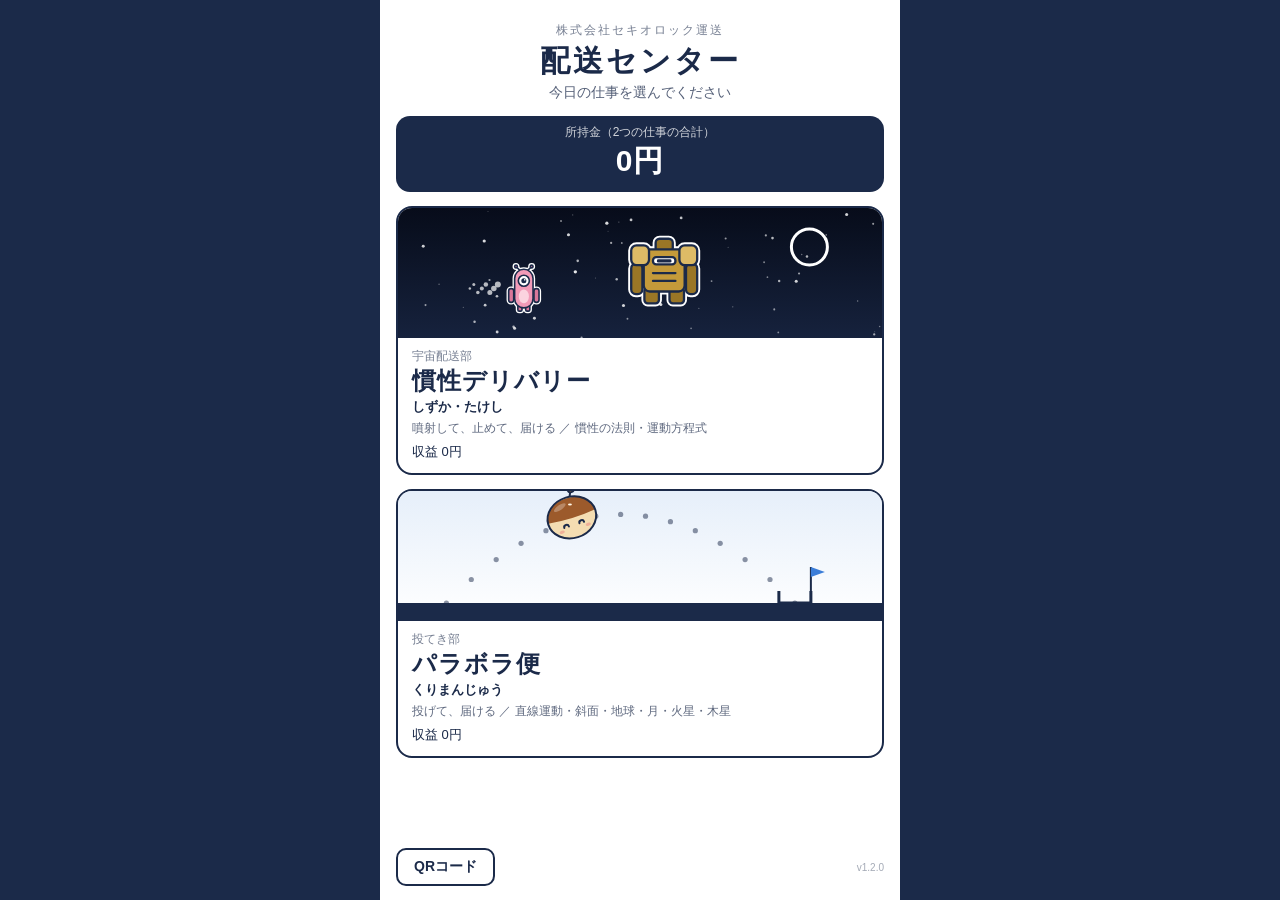
<file: index.html>
<!DOCTYPE html>
<html lang="ja">
<head>
<meta charset="utf-8">
<meta name="viewport" content="width=device-width, initial-scale=1, maximum-scale=1, user-scalable=no, viewport-fit=cover">
<meta name="theme-color" content="#1B2A49">
<title>セキオロック運送 配送センター</title>
<link rel="stylesheet" href="home.css?v=1.0.0">
</head>
<body>
<!-- ホーム画面：ここから慣性デリバリーとパラボラ便を選ぶ -->
<div id="frame">
  <main id="home">
    <header>
      <div id="company">株式会社セキオロック運送</div>
      <h1>配送センター</h1>
      <p id="lead">今日の仕事を選んでください</p>
    </header>

    <div id="total">
      <span id="total-label">所持金（2つの仕事の合計）</span>
      <span id="total-amount"></span>
    </div>

    <a class="job" id="job-inertia" href="inertia/">
      <canvas class="art" id="art-inertia"></canvas>
      <div class="info">
        <div class="dept">宇宙配送部</div>
        <div class="name">慣性デリバリー</div>
        <div class="crew">しずか・たけし</div>
        <div class="topic">噴射して、止めて、届ける ／ 慣性の法則・運動方程式</div>
        <div class="wallet" id="wallet-inertia"></div>
      </div>
    </a>

    <a class="job" id="job-parabola" href="parabola/">
      <canvas class="art" id="art-parabola"></canvas>
      <div class="info">
        <div class="dept">投てき部</div>
        <div class="name">パラボラ便</div>
        <div class="crew">くりまんじゅう</div>
        <div class="topic">投げて、届ける ／ 直線運動・斜面・地球・月・火星・木星</div>
        <div class="wallet" id="wallet-parabola"></div>
      </div>
    </a>

    <footer>
      <button id="btn-qr" type="button">QRコード</button>
      <span id="version">v1.2.0</span>
    </footer>
  </main>

  <!-- QRコード（URLの最後に ?qr=1 を付けると最初に開く） -->
  <section id="qr" hidden>
    <div id="qr-name">配送センター</div>
    <div id="qr-title">スマホのカメラで読み取ってください</div>
    <img id="qr-img" src="home-qr.svg?v=1.0.0" alt="QR">
    <div id="qr-url">https://sekiorock.github.io/inertia-delivery/</div>
    <button id="btn-qr-back" type="button">ホームへ</button>
  </section>
</div>

<!-- キャラクターの絵は、それぞれのゲームの描画プログラムを借りて描く -->
<script src="inertia/src/config.js?v=0.6.2"></script>
<script src="inertia/src/render.js?v=0.6.2"></script>
<script src="parabola/src/render.js?v=0.6.0"></script>
<script src="home.js?v=1.0.0"></script>
</body>
</html>
</file>
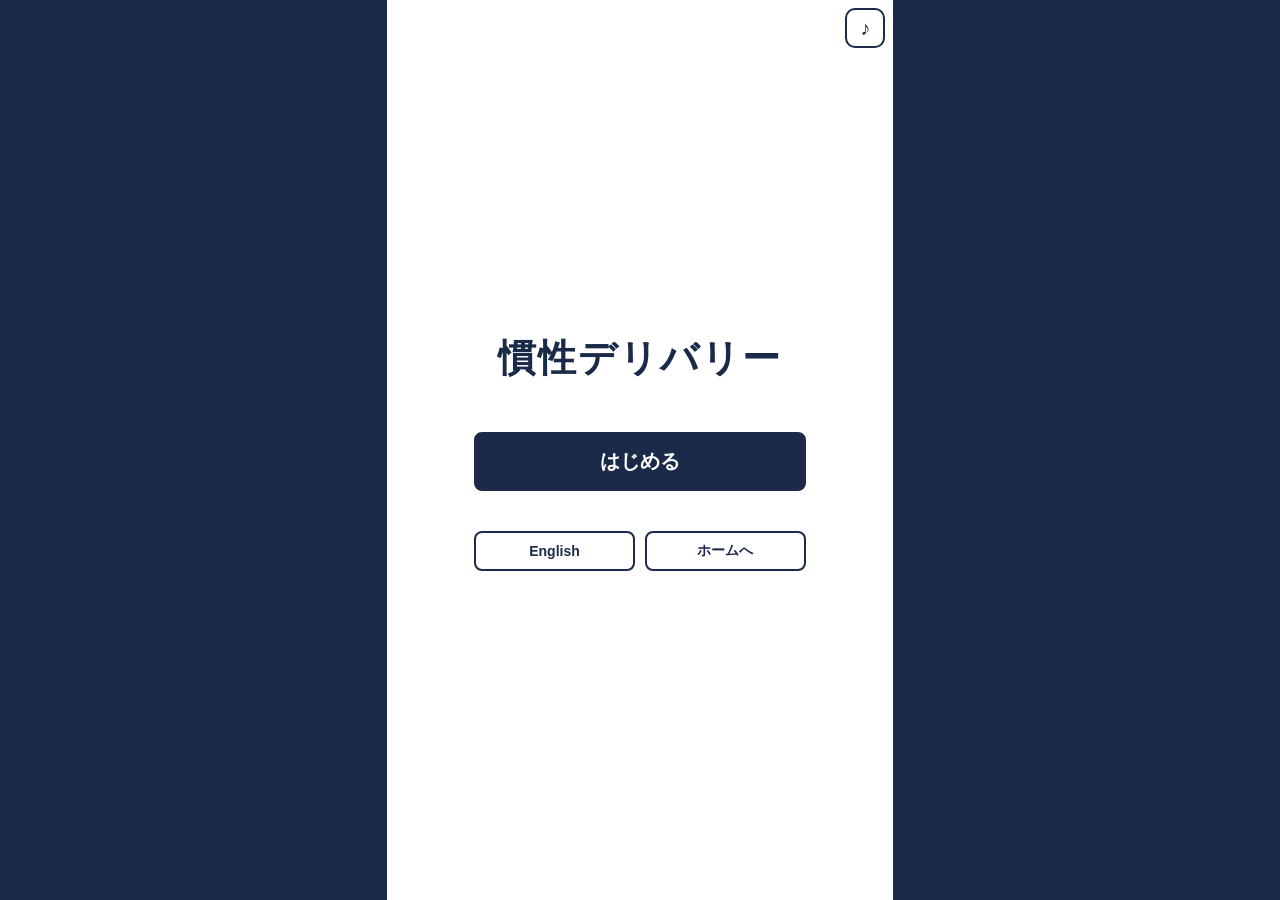
<file: inertia/index.html>
<!DOCTYPE html>
<html lang="ja">
<head>
<meta charset="utf-8">
<meta name="viewport" content="width=device-width, initial-scale=1, maximum-scale=1, user-scalable=no, viewport-fit=cover">
<meta name="theme-color" content="#1B2A49">
<title>慣性デリバリー</title>
<link rel="stylesheet" href="style.css?v=0.6.2">
</head>
<body>
<div id="frame">
  <canvas id="game"></canvas>

  <div id="hud">
    <div class="hud-item"><span class="hud-label" id="lbl-speed"></span><span class="hud-value" id="val-speed"></span></div>
    <div class="hud-item"><span class="hud-label" id="lbl-accel"></span><span class="hud-value" id="val-accel"></span></div>
    <div class="hud-item"><span class="hud-label" id="lbl-thrust"></span><span class="hud-value" id="val-thrust"></span></div>
    <div class="hud-item"><span class="hud-label" id="lbl-time"></span><span class="hud-value" id="val-time"></span></div>
    <div class="hud-item"><span class="hud-label" id="lbl-fuel"></span><span class="hud-value" id="val-fuel"></span></div>
    <div class="hud-item"><span class="hud-label" id="lbl-cost"></span><span class="hud-value" id="val-cost"></span></div>
    <div id="remain"></div>
  </div>
  <button id="btn-pause" type="button" aria-label="一時停止">II</button>
  <div id="version"></div>
  <button id="btn-sound" type="button">♪</button>

  <!-- タイトル -->
  <div id="title" class="screen" hidden>
    <div id="title-name"></div>
    <button id="btn-begin" class="btn primary" type="button"></button>
    <div id="title-sub">
      <button id="btn-lang" class="btn" type="button"></button>
      <button id="btn-qr" class="btn" type="button"></button>
    </div>
  </div>

  <!-- QRコード（URLの最後に ?qr=1 を付けると最初に開く） -->
  <div id="qr" class="screen" hidden>
    <div id="qr-name"></div>
    <div id="qr-title"></div>
    <img id="qr-img" src="src/qr.svg?v=0.6.2" alt="QR">
    <div id="qr-url"></div>
    <button id="btn-qr-back" class="btn primary" type="button"></button>
  </div>

  <!-- 機体選択 -->
  <div id="select" class="screen" hidden>
    <div id="select-title" class="heading"></div>
    <div id="select-cards"></div>
    <div id="select-note"></div>
  </div>

  <!-- ステージ選択 -->
  <div id="stages" class="screen" hidden>
    <div id="stages-title" class="heading"></div>
    <div id="stages-wallet"></div>
    <div id="stages-list"></div>
    <button id="btn-stages-back" class="btn" type="button"></button>
  </div>

  <!-- 依頼（冒頭のフック） -->
  <div id="brief" class="screen" hidden>
    <div id="brief-label"></div>
    <div id="brief-name"></div>
    <div id="brief-hook"></div>
    <div id="brief-info">
      <div class="row"><span id="brief-base-l"></span><span class="num" id="brief-base"></span></div>
      <div class="row"><span id="brief-time-l"></span><span class="num" id="brief-time"></span></div>
    </div>
    <button id="btn-depart" class="btn primary" type="button"></button>
    <button id="btn-brief-back" class="btn" type="button"></button>
  </div>

  <!-- 結果（給料と燃料代の天引き） -->
  <div id="result" class="screen" hidden>
    <div id="result-title"></div>
    <div id="result-rows">
      <div class="row" id="row-base"><span></span><span class="num"></span></div>
      <div class="row" id="row-precision"><span></span><span class="num"></span></div>
      <div class="row" id="row-speed"><span></span><span class="num"></span></div>
    </div>
    <div id="pay-box">
      <div id="pay-label"></div>
      <div id="pay-amount"></div>
    </div>
    <div id="slip"><span id="slip-label"></span><span class="num" id="slip-amount"></span></div>
    <div id="stars"></div>
    <div id="wallet"></div>
    <div id="result-buttons">
      <button id="btn-next" class="btn primary" type="button"></button>
      <button id="btn-again" class="btn" type="button"></button>
      <button id="btn-to-stages" class="btn" type="button"></button>
    </div>
    <div id="skip-hint"></div>
  </div>

  <!-- 一時停止・失敗 -->
  <div id="overlay" hidden>
    <div id="overlay-box">
      <div id="overlay-title"></div>
      <div id="overlay-body"></div>
      <div id="overlay-buttons"></div>
    </div>
  </div>
</div>

<script src="src/config.js?v=0.6.2"></script>
<script src="src/texts.js?v=0.6.2"></script>
<script src="src/stages.js?v=0.6.2"></script>
<script src="src/physics.js?v=0.6.2"></script>
<script src="src/input.js?v=0.6.2"></script>
<script src="src/render.js?v=0.6.2"></script>
<script src="src/audio.js?v=0.6.2"></script>
<script src="src/main.js?v=0.6.2"></script>
</body>
</html>
</file>
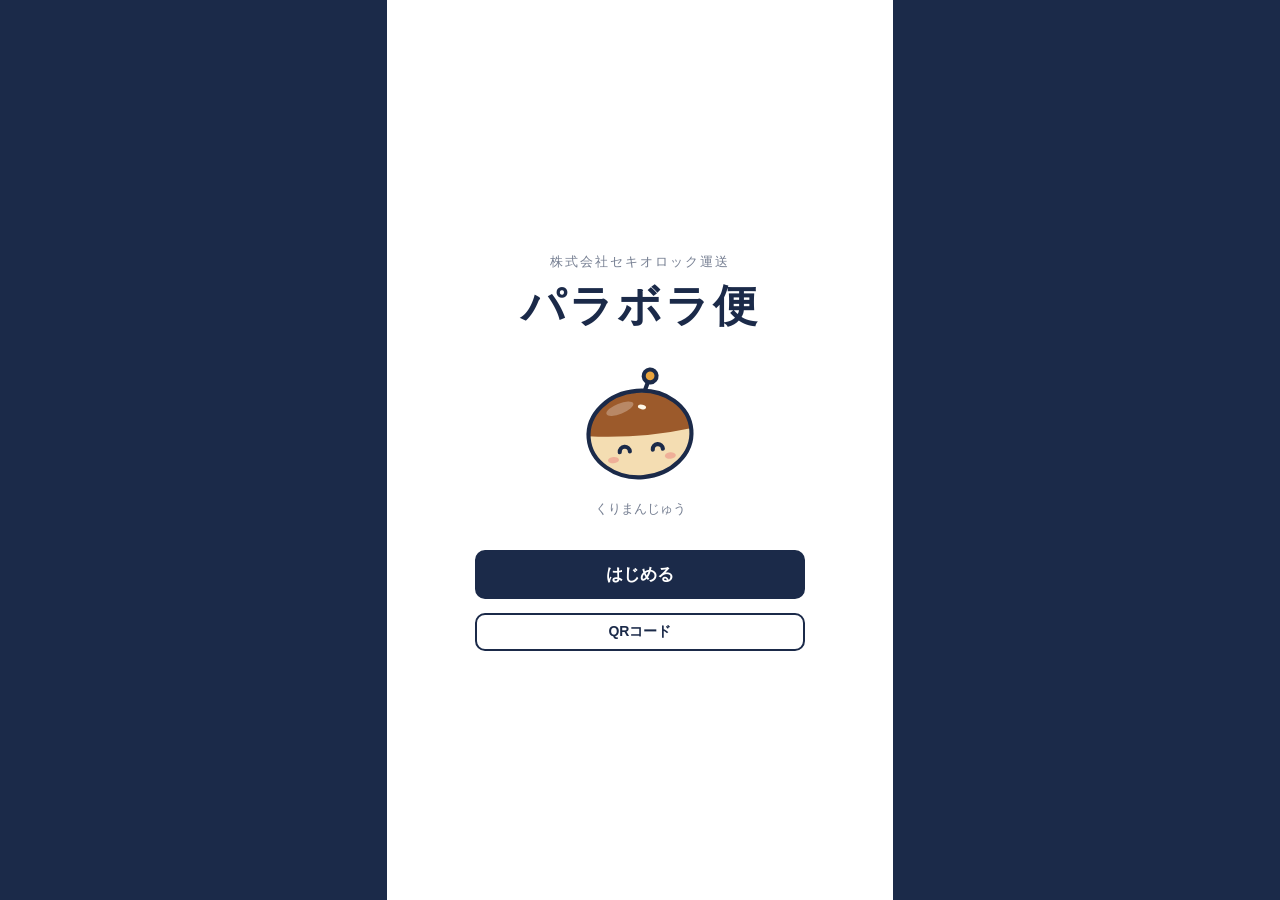
<file: parabola 2/index.html>
<!DOCTYPE html>
<html lang="ja">
<head>
<meta charset="utf-8">
<meta name="viewport" content="width=device-width, initial-scale=1, maximum-scale=1, user-scalable=no, viewport-fit=cover">
<meta name="theme-color" content="#1B2A49">
<title>パラボラ便</title>
<link rel="stylesheet" href="style.css?v=0.2.0">
</head>
<body>
<div id="frame">
  <canvas id="game"></canvas>

  <!-- 上部の数値 -->
  <div id="hud">
    <div class="hud-item"><span class="hud-label" id="lbl-time"></span><span class="hud-value" id="val-time"></span></div>
    <div class="hud-item"><span class="hud-label" id="lbl-x"></span><span class="hud-value" id="val-x"></span></div>
    <div class="hud-item"><span class="hud-label" id="lbl-y"></span><span class="hud-value" id="val-y"></span></div>
    <div class="hud-item"><span class="hud-label" id="lbl-v"></span><span class="hud-value" id="val-v"></span></div>
    <div id="world-chip"></div>
  </div>

  <!-- 操作エリアのボタン -->
  <div id="panel">
    <div id="readout">
      <button id="btn-sound" class="icon" type="button">♪</button>
      <div id="aim-values"><span class="sym">v₀</span><b id="aim-v"></b><span class="unit">m/s</span><span class="sym">θ</span><b id="aim-t"></b><span class="unit">°</span></div>
      <div class="icons-right"><button id="btn-shadow" class="icon" type="button"></button><button id="btn-pause" class="icon" type="button">II</button></div>
    </div>
    <div id="buttons">
      <div class="nudge"><span>θ</span><button id="t-minus" type="button">−</button><button id="t-plus" type="button">＋</button></div>
      <div class="nudge"><span>v₀</span><button id="v-minus" type="button">−</button><button id="v-plus" type="button">＋</button></div>
      <button id="btn-throw" type="button"></button>
    </div>
    <div id="version"></div>
  </div>

  <!-- 途中停止クイズ（操作エリアの上に重ねる） -->
  <div id="quiz" hidden>
    <div id="quiz-head"><b id="quiz-title"></b><span id="quiz-q"></span></div>
    <div id="quiz-grid"></div>
    <div id="quiz-feedback"><b id="quiz-result"></b><span id="quiz-explain"></span></div>
    <button id="quiz-go" class="btn primary" type="button"></button>
  </div>

  <!-- タイトル -->
  <div id="title" class="screen" hidden>
    <div id="title-company"></div>
    <div id="title-name"></div>
    <canvas id="title-kuri" width="160" height="160"></canvas>
    <div id="title-mascot"></div>
    <button id="btn-begin" class="btn primary" type="button"></button>
    <button id="btn-qr" class="btn small" type="button"></button>
  </div>

  <!-- QRコード（URLの最後に ?qr=1 を付けると最初に開く） -->
  <div id="qr" class="screen" hidden>
    <div id="qr-name"></div>
    <div id="qr-title"></div>
    <img id="qr-img" src="src/qr.svg?v=0.2.0" alt="QR">
    <div id="qr-url"></div>
    <button id="btn-qr-back" class="btn primary" type="button"></button>
  </div>

  <!-- ステージ選択 -->
  <div id="stages" class="screen" hidden>
    <div id="stages-title" class="heading"></div>
    <div id="stages-wallet"></div>
    <div id="stages-list"></div>
  </div>

  <!-- 依頼 -->
  <div id="brief" class="screen" hidden>
    <div id="brief-label"></div>
    <div id="brief-name"></div>
    <div id="brief-mode"></div>
    <div id="brief-hook"></div>
    <div id="brief-info">
      <div class="row"><span id="brief-g-l"></span><span class="num" id="brief-g"></span></div>
      <div class="row"><span id="brief-base-l"></span><span class="num" id="brief-base"></span></div>
    </div>
    <div id="brief-desc"></div>
    <button id="btn-depart" class="btn primary" type="button"></button>
    <button id="btn-brief-back" class="btn" type="button"></button>
  </div>

  <!-- 結果 -->
  <div id="result" class="screen" hidden>
    <div id="result-title"></div>
    <div id="result-data"></div>
    <div id="result-rows">
      <div class="row" id="row-base"><span></span><span class="num"></span></div>
      <div class="row" id="row-precision"><span></span><span class="num"></span></div>
      <div class="row" id="row-predict"><span></span><span class="num"></span></div>
      <div class="row" id="row-quiz"><span></span><span class="num"></span></div>
    </div>
    <div id="pay-box"><div id="pay-label"></div><div id="pay-amount"></div></div>
    <div id="slip"><span id="slip-label"></span><span class="num" id="slip-amount"></span></div>
    <div id="stars"></div>
    <div id="wallet"></div>
    <div id="result-buttons">
      <button id="btn-next" class="btn primary" type="button"></button>
      <button id="btn-again" class="btn" type="button"></button>
      <button id="btn-to-stages" class="btn" type="button"></button>
    </div>
    <div id="skip-hint"></div>
  </div>

  <!-- 一時停止・失敗 -->
  <div id="overlay" hidden>
    <div id="overlay-box">
      <div id="overlay-title"></div>
      <div id="overlay-body"></div>
      <div id="overlay-buttons"></div>
    </div>
  </div>
</div>

<script src="src/config.js?v=0.2.0"></script>
<script src="src/texts.js?v=0.2.0"></script>
<script src="src/stages.js?v=0.2.0"></script>
<script src="src/physics.js?v=0.2.0"></script>
<script src="src/input.js?v=0.2.0"></script>
<script src="src/render.js?v=0.2.0"></script>
<script src="src/audio.js?v=0.2.0"></script>
<script src="src/main.js?v=0.2.0"></script>
</body>
</html>
</file>
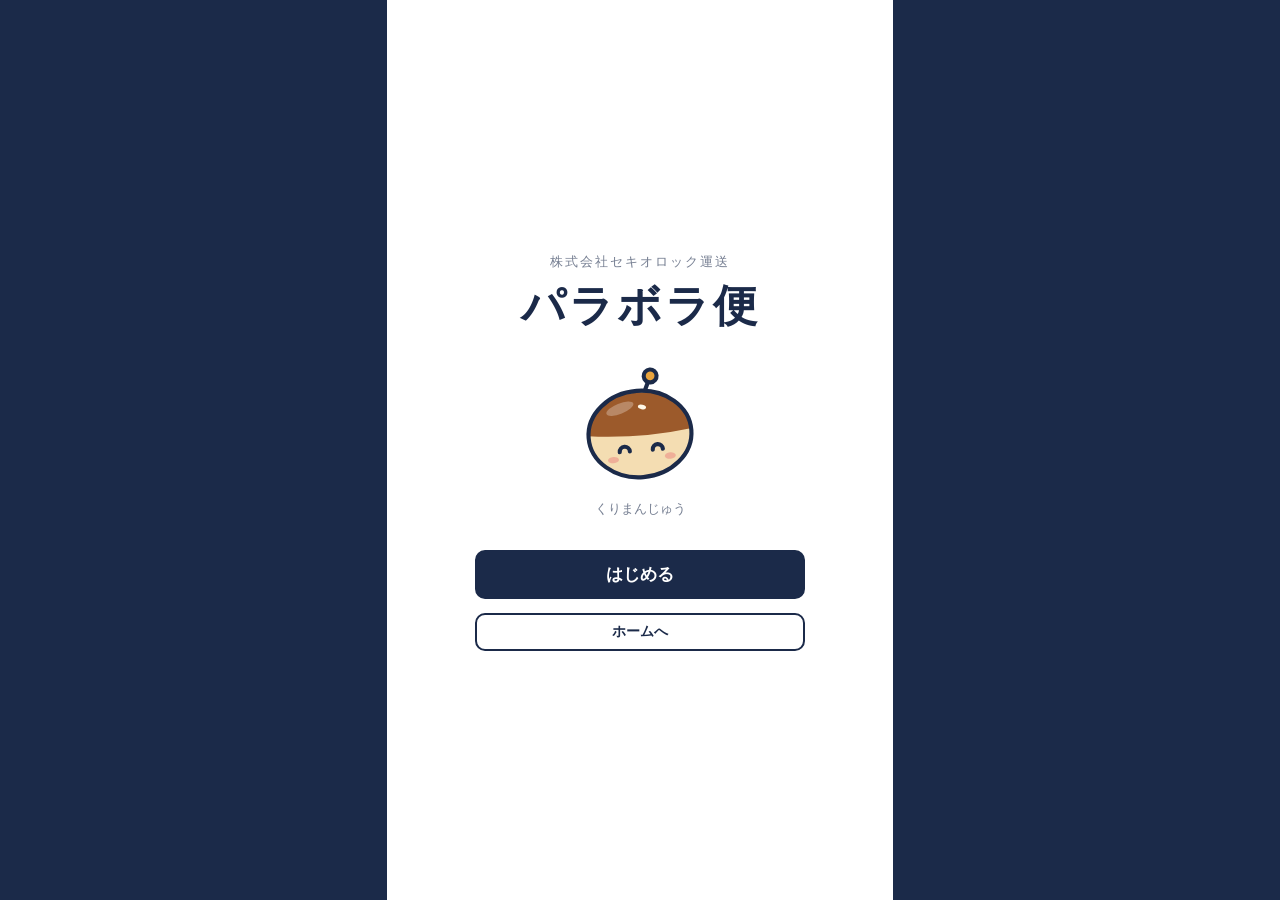
<file: parabola/index.html>
<!DOCTYPE html>
<html lang="ja">
<head>
<meta charset="utf-8">
<meta name="viewport" content="width=device-width, initial-scale=1, maximum-scale=1, user-scalable=no, viewport-fit=cover">
<meta name="theme-color" content="#1B2A49">
<title>パラボラ便</title>
<link rel="stylesheet" href="style.css?v=0.6.0">
</head>
<body>
<div id="frame">
  <canvas id="game"></canvas>

  <!-- 上部の数値 -->
  <div id="hud">
    <div class="hud-item"><span class="hud-label" id="lbl-time"></span><span class="hud-value" id="val-time"></span></div>
    <div class="hud-item"><span class="hud-label" id="lbl-x"></span><span class="hud-value" id="val-x"></span></div>
    <div class="hud-item"><span class="hud-label" id="lbl-y"></span><span class="hud-value" id="val-y"></span></div>
    <div class="hud-item"><span class="hud-label" id="lbl-v"></span><span class="hud-value" id="val-v"></span></div>
    <div id="world-chip"></div>
  </div>

  <!-- 操作エリアのボタン -->
  <div id="panel">
    <div id="readout">
      <button id="btn-sound" class="icon" type="button">♪</button>
      <div id="aim-values"><span class="sym">v₀</span><b id="aim-v"></b><span class="unit">m/s</span><span class="sym">θ</span><b id="aim-t"></b><span class="unit">°</span></div>
      <div class="icons-right"><button id="btn-shadow" class="icon" type="button"></button><button id="btn-pause" class="icon" type="button">II</button></div>
    </div>
    <div id="buttons">
      <div class="nudge"><span>θ</span><button id="t-minus" type="button">−</button><button id="t-plus" type="button">＋</button></div>
      <div class="nudge"><span>v₀</span><button id="v-minus" type="button">−</button><button id="v-plus" type="button">＋</button></div>
      <button id="btn-throw" type="button"></button>
    </div>
    <div id="rail-bar"><button id="btn-clear" type="button"></button><button id="btn-go" type="button"></button></div>
    <div id="version"></div>
  </div>

  <!-- 途中停止クイズ（操作エリアの上に重ねる） -->
  <div id="quiz" hidden>
    <div id="quiz-head"><b id="quiz-title"></b><span id="quiz-q"></span></div>
    <div id="quiz-grid"></div>
    <div id="quiz-feedback"><b id="quiz-result"></b><span id="quiz-explain"></span></div>
    <button id="quiz-go" class="btn primary" type="button"></button>
  </div>

  <!-- 数値を入力するシート（見積もり・設計） -->
  <div id="sheet" hidden>
    <div id="sheet-head"><b id="sheet-title"></b><span id="sheet-sub"></span></div>
    <div id="sheet-fields"></div>
    <div id="sheet-msg"></div>
    <div id="sheet-buttons"><button id="sheet-back" class="btn" type="button"></button><button id="sheet-throw" class="btn primary" type="button"></button></div>
  </div>

  <!-- タイトル -->
  <div id="title" class="screen" hidden>
    <div id="title-company"></div>
    <div id="title-name"></div>
    <canvas id="title-kuri" width="160" height="160"></canvas>
    <div id="title-mascot"></div>
    <button id="btn-begin" class="btn primary" type="button"></button>
    <button id="btn-qr" class="btn small" type="button"></button>
  </div>

  <!-- QRコード（URLの最後に ?qr=1 を付けると最初に開く） -->
  <div id="qr" class="screen" hidden>
    <div id="qr-name"></div>
    <div id="qr-title"></div>
    <img id="qr-img" src="src/qr.svg?v=0.6.0" alt="QR">
    <div id="qr-url"></div>
    <button id="btn-qr-back" class="btn primary" type="button"></button>
  </div>

  <!-- ステージ選択 -->
  <div id="stages" class="screen" hidden>
    <div id="stages-title" class="heading"></div>
    <div id="stages-wallet"></div>
    <div id="stages-list"></div>
  </div>

  <!-- 依頼 -->
  <div id="brief" class="screen" hidden>
    <div id="brief-label"></div>
    <div id="brief-name"></div>
    <div id="brief-mode"></div>
    <div id="brief-hook"></div>
    <div id="brief-info">
      <div class="row"><span id="brief-g-l"></span><span class="num" id="brief-g"></span></div>
      <div class="row"><span id="brief-base-l"></span><span class="num" id="brief-base"></span></div>
    </div>
    <div id="brief-desc"></div>
    <button id="btn-depart" class="btn primary" type="button"></button>
    <button id="btn-brief-back" class="btn" type="button"></button>
  </div>

  <!-- 結果 -->
  <div id="result" class="screen" hidden>
    <div id="result-title"></div>
    <div id="result-data"></div>
    <div id="result-rows">
      <div class="row" id="row-base"><span></span><span class="num"></span></div>
      <div class="row" id="row-precision"><span></span><span class="num"></span></div>
      <div class="row" id="row-speed"><span></span><span class="num"></span></div>
      <div class="row" id="row-predict"><span></span><span class="num"></span></div>
      <div class="row" id="row-quiz"><span></span><span class="num"></span></div>
      <div class="row" id="row-estimate"><span></span><span class="num"></span></div>
      <div class="row" id="row-design"><span></span><span class="num"></span></div>
      <div class="row" id="row-eff"><span></span><span class="num"></span></div>
    </div>
    <div id="pay-box"><div id="pay-label"></div><div id="pay-amount"></div></div>
    <div id="slip"><span id="slip-label"></span><span class="num" id="slip-amount"></span></div>
    <div id="stars"></div>
    <div id="wallet"></div>
    <div id="result-buttons">
      <button id="btn-next" class="btn primary" type="button"></button>
      <button id="btn-again" class="btn" type="button"></button>
      <button id="btn-to-stages" class="btn" type="button"></button>
    </div>
    <div id="skip-hint"></div>
  </div>

  <!-- 一時停止・失敗 -->
  <div id="overlay" hidden>
    <div id="overlay-box">
      <div id="overlay-title"></div>
      <div id="overlay-body"></div>
      <div id="overlay-buttons"></div>
    </div>
  </div>
</div>

<script src="src/config.js?v=0.6.0"></script>
<script src="src/texts.js?v=0.6.0"></script>
<script src="src/stages.js?v=0.6.0"></script>
<script src="src/physics.js?v=0.6.0"></script>
<script src="src/line.js?v=0.6.0"></script>
<script src="src/input.js?v=0.6.0"></script>
<script src="src/render.js?v=0.6.0"></script>
<script src="src/audio.js?v=0.6.0"></script>
<script src="src/main.js?v=0.6.0"></script>
</body>
</html>
</file>
<file: home.css>
/* ホーム画面：白とネイビー */
:root { --navy: #1B2A49; --white: #FFFFFF; --line: rgba(27, 42, 73, 0.2); }
* { box-sizing: border-box; }
html, body { margin: 0; height: 100%; background: var(--navy); color: var(--navy);
  font-family: -apple-system, BlinkMacSystemFont, "Hiragino Sans", "Hiragino Kaku Gothic ProN", "Noto Sans JP", "Yu Gothic", Meiryo, sans-serif;
  -webkit-tap-highlight-color: transparent; }
#frame { position: relative; min-height: 100vh; min-height: 100dvh; width: min(100vw, 520px); margin: 0 auto; background: var(--white); }
#home { display: flex; flex-direction: column; gap: 14px; padding: calc(env(safe-area-inset-top, 0px) + 22px) 16px calc(env(safe-area-inset-bottom, 0px) + 14px); min-height: 100vh; min-height: 100dvh; }
header { text-align: center; }
#company { font-size: 12px; letter-spacing: 2px; color: rgba(27, 42, 73, 0.6); }
h1 { margin: 2px 0 2px; font-size: 30px; letter-spacing: 3px; }
#lead { margin: 0; font-size: 14px; color: rgba(27, 42, 73, 0.75); }
.job { display: block; text-decoration: none; color: inherit; border: 2px solid var(--navy); border-radius: 16px; overflow: hidden; background: var(--white); }
.job:active { transform: scale(0.99); }
.art { display: block; width: 100%; height: 130px; }
.info { padding: 10px 14px 12px; }
.dept { font-size: 12px; color: rgba(27, 42, 73, 0.6); }
.name { font-size: 24px; font-weight: 800; letter-spacing: 1px; }
.crew { font-size: 13px; font-weight: 700; margin-top: 1px; }
.topic { font-size: 12px; color: rgba(27, 42, 73, 0.7); margin-top: 4px; }
.wallet { margin-top: 6px; font-size: 13px; font-variant-numeric: tabular-nums; }
.wallet:empty { display: none; }
#total { display: flex; flex-direction: column; align-items: center; background: var(--navy); color: var(--white); border-radius: 14px; padding: 8px 12px 10px; }
#total-label { font-size: 12px; opacity: 0.8; }
#total-amount { font-size: 30px; font-weight: 800; font-variant-numeric: tabular-nums; letter-spacing: 1px; }
footer { margin-top: auto; display: flex; align-items: center; justify-content: space-between; }
footer button, #btn-qr-back { font: inherit; font-size: 14px; font-weight: 700; color: var(--navy); background: var(--white); border: 2px solid var(--navy); border-radius: 10px; padding: 8px 16px; }
#version { font-size: 10px; color: rgba(27, 42, 73, 0.4); }
#qr { position: absolute; inset: 0; background: var(--white); display: flex; flex-direction: column; align-items: center; justify-content: center; gap: 14px; padding: 20px; }
#qr[hidden] { display: none; }
#qr-name { font-size: 26px; font-weight: 800; }
#qr-title { font-size: 15px; }
#qr-img { width: min(82%, 46vh); height: auto; border: 2px solid var(--navy); border-radius: 12px; }
#qr-url { font-size: 12px; color: rgba(27, 42, 73, 0.6); word-break: break-all; text-align: center; }
#btn-qr-back { width: 70%; background: var(--navy); color: var(--white); padding: 11px; font-size: 17px; }
</file>
<file: inertia/style.css>
/* 慣性デリバリー：画面の配置と2色（白・ネイビー）の配色 */
:root {
  --navy: #1B2A49;
  --white: #FFFFFF;
}
* { box-sizing: border-box; }
html, body {
  margin: 0;
  height: 100%;
  background: var(--navy);
  overflow: hidden;
  overscroll-behavior: none;
  touch-action: none;
  -webkit-user-select: none;
  user-select: none;
  -webkit-touch-callout: none;
  -webkit-tap-highlight-color: transparent;
  font-family: -apple-system, BlinkMacSystemFont, "Hiragino Sans", "Hiragino Kaku Gothic ProN", "Noto Sans JP", "Yu Gothic", Meiryo, sans-serif;
  color: var(--navy);
}
/* 縦長の枠。横長の画面では中央に縦長の枠を出す */
#frame {
  position: relative;
  height: 100vh;
  height: 100dvh;
  width: min(100vw, calc(100vh * 9 / 16));
  width: min(100vw, calc(100dvh * 9 / 16));
  margin: 0 auto;
  background: var(--white);
  overflow: hidden;
}
#game {
  position: absolute;
  inset: 0;
  width: 100%;
  height: 100%;
  display: block;
  touch-action: none;
}
/* 画面上部の数値（SI単位）。横幅いっぱいに使う */
#hud {
  position: absolute;
  top: calc(env(safe-area-inset-top, 0px) + 6px);
  left: calc(env(safe-area-inset-left, 0px) + 8px);
  right: calc(env(safe-area-inset-right, 0px) + 8px);
  display: grid;
  grid-template-columns: repeat(3, 1fr);
  gap: 4px 6px;
  pointer-events: none;
}
.hud-item {
  display: flex;
  flex-direction: column;
  background: rgba(255, 255, 255, 0.85);
  border-left: 2px solid rgba(27, 42, 73, 0.4);
  padding: 2px 0 2px 7px;
  min-width: 0;
}
.hud-label { font-size: 11px; color: rgba(27, 42, 73, 0.6); white-space: nowrap; }
.hud-value {
  font-size: clamp(17px, 5.4vw, 22px);
  line-height: 1.25;
  font-weight: 700;
  white-space: nowrap;
  font-variant-numeric: tabular-nums;
  font-feature-settings: "tnum";
}
#remain {
  grid-column: 1 / -1;
  min-height: 1.5em;
  text-align: center;
  font-size: 13px;
  color: rgba(27, 42, 73, 0.6);
  font-variant-numeric: tabular-nums;
}
/* 一時停止ボタン：操作エリアの右下（親指で押しやすい位置） */
#btn-pause {
  position: absolute;
  bottom: calc(env(safe-area-inset-bottom, 0px) + 12px);
  right: calc(env(safe-area-inset-right, 0px) + 12px);
  width: 52px; height: 52px;
  border: 2px solid var(--navy);
  border-radius: 10px;
  background: var(--white);
  color: var(--navy);
  font-size: 16px; font-weight: 700;
  padding: 0;
}
#version {
  position: absolute;
  bottom: calc(env(safe-area-inset-bottom, 0px) + 6px);
  left: 0; right: 0; text-align: center;
  font-size: 10px;
  color: rgba(27, 42, 73, 0.4);
  pointer-events: none;
}
#overlay {
  position: absolute; inset: 0;
  background: rgba(255, 255, 255, 0.8);
  display: flex; align-items: center; justify-content: center;
}
#overlay[hidden] { display: none; }
#overlay-box {
  width: 78%;
  background: var(--white);
  border: 2px solid var(--navy);
  border-radius: 12px;
  padding: 20px 16px;
  text-align: center;
}
#overlay-title { font-size: 22px; font-weight: 700; margin-bottom: 10px; }
#overlay-body {
  font-size: 15px; line-height: 1.9; margin-bottom: 14px;
  white-space: pre-line;
  font-variant-numeric: tabular-nums;
}

/* ---- 段階2：機体選択と結果の画面 ---- */
.screen {
  position: absolute; inset: 0;
  background: var(--white);
  padding: calc(env(safe-area-inset-top, 0px) + 20px) 16px calc(env(safe-area-inset-bottom, 0px) + 16px);
  display: flex; flex-direction: column;
  overflow: hidden;
}
.screen[hidden] { display: none; }
.num { font-variant-numeric: tabular-nums; font-feature-settings: "tnum"; }

#select-cards { display: grid; grid-template-columns: 1fr 1fr; gap: 10px; }
.card {
  font: inherit; color: var(--navy); text-align: left;
  background: var(--white);
  border: 2px solid var(--navy); border-radius: 12px;
  padding: 12px 10px;
  display: flex; flex-direction: column; gap: 6px;
}
.card-ship { height: 64px; display: flex; align-items: center; justify-content: center; }
.card-ship i { display: block; border: 2px solid var(--navy); }
.card-name { font-size: 20px; font-weight: 700; text-align: center; }
.card-tag { font-size: 12px; text-align: center; color: rgba(27, 42, 73, 0.6); min-height: 2.6em; }
.spec { font-size: 11px; color: rgba(27, 42, 73, 0.6); display: flex; justify-content: space-between; margin-top: 4px; }
.spec b { color: var(--navy); font-size: 13px; }
.bar { height: 6px; background: rgba(27, 42, 73, 0.12); border-radius: 3px; overflow: hidden; }
.bar i { display: block; height: 100%; background: var(--navy); }
.card-go {
  margin-top: 8px; padding: 9px 0; text-align: center;
  background: var(--navy); color: var(--white);
  border-radius: 8px; font-weight: 700; font-size: 15px;
}
#select-note { margin-top: 10px; font-size: 11px; color: rgba(27, 42, 73, 0.6); text-align: center; }

#result { align-items: stretch; justify-content: center; gap: 10px; padding-left: 24px; padding-right: 24px; }
#result-title { font-size: 28px; font-weight: 700; text-align: center; }
#result-rows { display: flex; flex-direction: column; gap: 4px; }
.row, #slip {
  display: flex; justify-content: space-between; align-items: baseline;
  font-size: 16px; padding: 4px 2px;
  border-bottom: 1px solid rgba(27, 42, 73, 0.2);
}
.row .num, #slip .num { font-size: 19px; font-weight: 600; }
#pay-box {
  border: 2px solid var(--navy); border-radius: 12px;
  padding: 10px 12px; text-align: center;
  transition: background 0.3s, color 0.3s;
}
#pay-box.final { background: var(--navy); color: var(--white); }
#pay-label { font-size: 14px; }
#pay-amount { font-size: 44px; font-weight: 700; line-height: 1.2; font-variant-numeric: tabular-nums; font-feature-settings: "tnum"; }
/* 燃料代の伝票：右から画面に入ってくる */
#slip {
  border: 2px dashed var(--navy); border-radius: 8px; padding: 8px 12px;
  transform: translateX(120%); opacity: 0; transition: transform 0.35s ease-out, opacity 0.1s;
}
#slip.in { transform: translateX(0); opacity: 1; }
#stars { text-align: center; font-size: 40px; letter-spacing: 6px; min-height: 52px; }
#stars span { color: rgba(27, 42, 73, 0.15); transition: color 0.15s; }
#stars span.on { color: var(--navy); }
#wallet { text-align: center; font-size: 15px; }
#skip-hint { text-align: center; font-size: 11px; color: rgba(27, 42, 73, 0.4); min-height: 1.4em; }
.hide { visibility: hidden; }

/* ---- 段階3：共通のボタン、タイトル、ステージ選択、依頼 ---- */
.btn {
  display: block; width: 100%;
  font: inherit; font-size: 17px; font-weight: 700;
  padding: 11px; margin-top: 8px;
  border-radius: 8px; border: 2px solid var(--navy);
  background: var(--white); color: var(--navy);
}
.btn.primary { background: var(--navy); color: var(--white); }
.btn[hidden] { display: none; }
.heading { margin: 4px 0 12px; font-size: 17px; font-weight: 700; text-align: center; }

#title { justify-content: center; align-items: center; gap: 40px; }
#title-name { font-size: clamp(28px, 9.5vw, 38px); font-weight: 700; letter-spacing: 2px; text-align: center; }
#title > .btn { width: 70%; font-size: 20px; padding: 14px; }

#stages-wallet { text-align: center; font-size: 14px; margin-bottom: 10px; font-variant-numeric: tabular-nums; }
#stages-list { display: flex; flex-direction: column; gap: 8px; flex: 1; min-height: 0; overflow-y: auto; }
.stage-item {
  font: inherit; color: var(--navy); text-align: left;
  background: var(--white);
  border: 2px solid var(--navy); border-radius: 10px;
  padding: 9px 12px;
  display: grid; grid-template-columns: 30px 1fr auto; align-items: center; column-gap: 8px;
}
.stage-no { font-size: 22px; font-weight: 700; grid-row: span 2; }
.stage-name { font-size: 17px; font-weight: 700; }
.stage-stars { font-size: 17px; letter-spacing: 2px; }
.stage-stars i { font-style: normal; color: rgba(27, 42, 73, 0.15); }
.stage-stars i.on { color: var(--navy); }
.stage-sub { grid-column: 2 / 4; font-size: 12px; color: rgba(27, 42, 73, 0.6); font-variant-numeric: tabular-nums; }
.stage-item.locked { border-color: rgba(27, 42, 73, 0.2); color: rgba(27, 42, 73, 0.4); }

#brief { justify-content: center; padding-left: 24px; padding-right: 24px; gap: 6px; }
#brief-label { font-size: 14px; color: rgba(27, 42, 73, 0.6); text-align: center; }
#brief-name { font-size: 28px; font-weight: 700; text-align: center; }
#brief-hook {
  margin: 14px 0; padding: 14px;
  border: 2px solid var(--navy); border-radius: 12px;
  font-size: 17px; line-height: 1.7;
}
#brief-info { margin-bottom: 14px; }

/* ---- 段階4：音のオン・オフのボタン ---- */
/* プレイ中は操作エリアの左下、それ以外の画面では右上に置く */
#btn-sound {
  position: absolute; z-index: 3;
  top: calc(env(safe-area-inset-top, 0px) + 8px);
  right: calc(env(safe-area-inset-right, 0px) + 8px);
  width: 40px; height: 40px;
  border: 2px solid var(--navy); border-radius: 10px;
  background: var(--white); color: var(--navy);
  font-size: 20px; font-weight: 700; padding: 0; line-height: 1;
  overflow: hidden;
}
body.playing #btn-sound {
  top: auto; right: auto;
  bottom: calc(env(safe-area-inset-bottom, 0px) + 12px);
  left: calc(env(safe-area-inset-left, 0px) + 12px);
  width: 52px; height: 52px; font-size: 24px;
}
/* 音を消しているときは、斜線を引いて薄くする */
#btn-sound.off { color: rgba(27, 42, 73, 0.55); border-color: rgba(27, 42, 73, 0.55); }
#btn-sound.off::after {
  content: ""; position: absolute; left: 50%; top: -10%;
  width: 2px; height: 120%; background: var(--navy);
  transform: rotate(45deg);
}
.card-ship canvas { display: block; }

/* ---- 宇宙の背景に合わせて、上部の数値を白い文字にする ---- */
.hud-item { background: rgba(7, 12, 26, 0.55); border-left-color: rgba(255, 255, 255, 0.5); }
.hud-label { color: rgba(255, 255, 255, 0.7); }
.hud-value { color: #FFFFFF; }
#remain { color: rgba(255, 255, 255, 0.8); }

/* ---- 言語の切り替えとQRコード ---- */
#title-sub { display: flex; gap: 10px; width: 70%; }
#title-sub .btn { font-size: 14px; padding: 9px 4px; margin-top: 0; }
#qr { justify-content: center; align-items: center; gap: 14px; }
#qr-name { font-size: 26px; font-weight: 700; }
#qr-title { font-size: 15px; }
#qr-img { width: min(82%, 46vh); height: auto; border: 2px solid var(--navy); border-radius: 12px; }
#qr-url { font-size: 12px; word-break: break-all; text-align: center; color: rgba(27, 42, 73, 0.6); -webkit-user-select: text; user-select: text; }
#qr .btn { width: 70%; }
</file>
<file: parabola 2/style.css>
/* パラボラ便：画面の配置と配色（白とネイビー＋星ごとの差し色） */
:root { --navy: #1B2A49; --white: #FFFFFF; --soft: #F1F3F7; --line: rgba(27, 42, 73, 0.2); }
* { box-sizing: border-box; }
html, body {
  margin: 0; height: 100%; background: var(--navy); overflow: hidden;
  overscroll-behavior: none; touch-action: none;
  -webkit-user-select: none; user-select: none; -webkit-touch-callout: none; -webkit-tap-highlight-color: transparent;
  font-family: -apple-system, BlinkMacSystemFont, "Hiragino Sans", "Hiragino Kaku Gothic ProN", "Noto Sans JP", "Yu Gothic", Meiryo, sans-serif;
  color: var(--navy);
}
#frame {
  position: relative; height: 100vh; height: 100dvh;
  width: min(100vw, calc(100vh * 9 / 16)); width: min(100vw, calc(100dvh * 9 / 16));
  margin: 0 auto; background: var(--white); overflow: hidden;
}
#game { position: absolute; inset: 0; width: 100%; height: 100%; display: block; touch-action: none; }
.num, .hud-value, #aim-values b { font-variant-numeric: tabular-nums; font-feature-settings: "tnum"; }

/* 上部の数値 */
#hud {
  position: absolute; top: calc(env(safe-area-inset-top, 0px) + 6px);
  left: calc(env(safe-area-inset-left, 0px) + 8px); right: calc(env(safe-area-inset-right, 0px) + 8px);
  display: grid; grid-template-columns: repeat(4, 1fr); gap: 4px 5px; pointer-events: none;
}
.hud-item { display: flex; flex-direction: column; background: rgba(255, 255, 255, 0.82); border-left: 2px solid rgba(27, 42, 73, 0.4); padding: 2px 0 2px 6px; min-width: 0; }
.hud-label { font-size: 10px; color: rgba(27, 42, 73, 0.65); white-space: nowrap; }
.hud-value { font-size: clamp(14px, 4.2vw, 18px); font-weight: 700; white-space: nowrap; }
#world-chip { grid-column: 1 / -1; justify-self: start; font-size: 12px; font-weight: 700; background: var(--navy); color: var(--white); border-radius: 10px; padding: 2px 10px; }
body.space .hud-item { background: rgba(7, 12, 26, 0.55); border-left-color: rgba(255, 255, 255, 0.5); }
body.space .hud-label { color: rgba(255, 255, 255, 0.7); }
body.space .hud-value { color: var(--white); }
body.space #world-chip { background: var(--white); color: var(--navy); }

/* 操作エリア */
#panel { position: absolute; left: 0; right: 0; bottom: 0; top: 60%; pointer-events: none; display: flex; flex-direction: column; justify-content: space-between; padding: 8px 10px calc(env(safe-area-inset-bottom, 0px) + 8px); }
#panel button { pointer-events: auto; font: inherit; color: var(--navy); background: var(--white); border: 2px solid var(--navy); border-radius: 10px; padding: 0; }
#readout { display: flex; align-items: center; justify-content: space-between; gap: 8px; }
#aim-values { display: flex; align-items: baseline; gap: 4px; font-size: 14px; }
#aim-values b { font-size: 26px; min-width: 2.6em; text-align: right; }
#aim-values .sym { font-weight: 700; font-style: italic; font-family: "Times New Roman", serif; font-size: 20px; margin-left: 6px; }
#aim-values .unit { color: rgba(27, 42, 73, 0.6); font-size: 13px; }
.icons-right { display: flex; gap: 6px; }
.icon { width: 40px; height: 40px; font-size: 18px !important; font-weight: 700; position: relative; overflow: hidden; }
.icon.off { opacity: 0.5; }
.icon.off::after { content: ""; position: absolute; left: 50%; top: -10%; width: 2px; height: 120%; background: var(--navy); transform: rotate(45deg); }
#buttons { display: flex; align-items: stretch; gap: 8px; }
.nudge { display: flex; align-items: center; gap: 4px; background: var(--white); border: 1px solid var(--line); border-radius: 10px; padding: 4px; }
.nudge span { font-family: "Times New Roman", serif; font-style: italic; font-weight: 700; font-size: 16px; width: 22px; text-align: center; }
.nudge button { width: 40px; height: 44px; font-size: 22px !important; font-weight: 700; }
#btn-throw { flex: 1; background: var(--navy) !important; color: var(--white) !important; font-size: 19px !important; font-weight: 700; }
#btn-throw:disabled { opacity: 0.35; }
#version { position: absolute; left: 0; right: 0; bottom: calc(env(safe-area-inset-bottom, 0px) + 1px); text-align: center; font-size: 9px; color: rgba(27, 42, 73, 0.4); }
body:not(.playing) #panel, body:not(.playing) #hud { visibility: hidden; }

/* 画面（タイトル・ステージ選択など） */
.screen { position: absolute; inset: 0; background: var(--white); padding: calc(env(safe-area-inset-top, 0px) + 20px) 18px calc(env(safe-area-inset-bottom, 0px) + 16px); display: flex; flex-direction: column; overflow: hidden; }
.screen[hidden] { display: none; }
.btn { display: block; width: 100%; font: inherit; font-size: 17px; font-weight: 700; padding: 11px; margin-top: 8px; border-radius: 10px; border: 2px solid var(--navy); background: var(--white); color: var(--navy); }
.btn.primary { background: var(--navy); color: var(--white); }
.btn.small { font-size: 14px; padding: 8px; }
.btn[hidden] { display: none; }
.heading { margin: 4px 0 6px; font-size: 17px; font-weight: 700; text-align: center; }
.row { display: flex; justify-content: space-between; align-items: baseline; font-size: 16px; padding: 4px 2px; border-bottom: 1px solid var(--line); }
.row .num { font-size: 18px; font-weight: 600; }

#title { justify-content: center; align-items: center; gap: 6px; }
#title-company { font-size: 13px; letter-spacing: 2px; color: rgba(27, 42, 73, 0.6); }
#title-name { font-size: clamp(34px, 11vw, 44px); font-weight: 800; letter-spacing: 3px; }
#title-kuri { width: 140px; height: 140px; margin: 12px 0 0; }
#title-mascot { font-size: 13px; color: rgba(27, 42, 73, 0.6); margin-bottom: 18px; }
#title .btn { width: 70%; }

#qr { justify-content: center; align-items: center; gap: 14px; }
#qr-name { font-size: 26px; font-weight: 700; }
#qr-title { font-size: 15px; }
#qr-img { width: min(82%, 46vh); height: auto; border: 2px solid var(--navy); border-radius: 12px; }
#qr-url { font-size: 12px; word-break: break-all; text-align: center; color: rgba(27, 42, 73, 0.6); }
#qr .btn { width: 70%; }

#stages-wallet { text-align: center; font-size: 13px; margin-bottom: 10px; color: rgba(27, 42, 73, 0.7); }
#stages-list { flex: 1; min-height: 0; overflow-y: auto; touch-action: pan-y; display: flex; flex-direction: column; gap: 8px; }
.world-head { font-size: 13px; font-weight: 700; margin: 6px 2px 0; color: rgba(27, 42, 73, 0.6); }
.stage-card { border: 2px solid var(--navy); border-radius: 12px; padding: 8px 10px; }
.stage-card .name { font-size: 16px; font-weight: 700; margin-bottom: 6px; }
.stage-card .modes { display: grid; grid-template-columns: 1fr 1fr; gap: 8px; }
.mode-btn { font: inherit; text-align: left; border: 1.5px solid var(--navy); border-radius: 9px; background: var(--white); color: var(--navy); padding: 6px 8px; }
.mode-btn b { display: block; font-size: 14px; }
.mode-btn .stars { font-size: 13px; letter-spacing: 1px; }
.mode-btn .stars i { font-style: normal; color: rgba(27, 42, 73, 0.15); }
.mode-btn .stars i.on { color: var(--navy); }
.mode-btn .sub { font-size: 11px; color: rgba(27, 42, 73, 0.6); }
.mode-btn:disabled { border-color: rgba(27, 42, 73, 0.2); color: rgba(27, 42, 73, 0.35); }

#brief { justify-content: center; padding-left: 24px; padding-right: 24px; gap: 4px; }
#brief-label, #brief-mode { font-size: 13px; color: rgba(27, 42, 73, 0.6); text-align: center; }
#brief-name { font-size: 26px; font-weight: 700; text-align: center; }
#brief-hook { margin: 12px 0; padding: 14px; border: 2px solid var(--navy); border-radius: 12px; font-size: 16px; line-height: 1.7; }
#brief-desc { font-size: 13px; line-height: 1.6; margin: 10px 0 4px; color: rgba(27, 42, 73, 0.75); }

#result { justify-content: center; gap: 8px; padding-left: 24px; padding-right: 24px; }
#result-title { font-size: 26px; font-weight: 700; text-align: center; }
#result-data { font-size: 12px; text-align: center; color: rgba(27, 42, 73, 0.7); font-variant-numeric: tabular-nums; }
#result-rows { display: flex; flex-direction: column; gap: 2px; }
#pay-box { border: 2px solid var(--navy); border-radius: 12px; padding: 8px 12px; text-align: center; transition: background 0.3s, color 0.3s; }
#pay-box.final { background: var(--navy); color: var(--white); }
#pay-label { font-size: 13px; }
#pay-amount { font-size: 40px; font-weight: 700; line-height: 1.2; font-variant-numeric: tabular-nums; }
#slip { display: flex; justify-content: space-between; align-items: baseline; border: 2px dashed var(--navy); border-radius: 8px; padding: 7px 12px; transform: translateX(120%); opacity: 0; transition: transform 0.35s ease-out, opacity 0.1s; }
#slip.in { transform: translateX(0); opacity: 1; }
#slip .num { font-size: 18px; font-weight: 600; }
#stars { text-align: center; font-size: 36px; letter-spacing: 6px; min-height: 46px; }
#stars span { color: rgba(27, 42, 73, 0.15); transition: color 0.15s; }
#stars span.on { color: var(--navy); }
#wallet { text-align: center; font-size: 14px; }
#skip-hint { text-align: center; font-size: 11px; color: rgba(27, 42, 73, 0.4); min-height: 1.4em; }
.hide { visibility: hidden; }

#overlay { position: absolute; inset: 0; background: rgba(255, 255, 255, 0.78); display: flex; align-items: center; justify-content: center; z-index: 2; }
#overlay[hidden] { display: none; }
#overlay-box { width: 82%; background: var(--white); border: 2px solid var(--navy); border-radius: 12px; padding: 18px 16px; text-align: center; }
#overlay-title { font-size: 21px; font-weight: 700; margin-bottom: 8px; }
#overlay-body { font-size: 14px; line-height: 1.8; margin-bottom: 8px; white-space: pre-line; font-variant-numeric: tabular-nums; }

/* 影の切り替え：オンのときは塗りつぶし */
#btn-shadow { font-size: 14px !important; }
#btn-shadow.on { background: var(--navy) !important; color: var(--white) !important; }

/* 途中停止クイズ */
#quiz { position: absolute; left: 0; right: 0; bottom: 0; top: 60%; background: var(--white); border-top: 2px solid var(--navy);
  padding: 8px 14px calc(env(safe-area-inset-bottom, 0px) + 8px); display: flex; flex-direction: column; gap: 6px; z-index: 1; }
#quiz[hidden] { display: none; }
#quiz-head { display: flex; align-items: baseline; gap: 10px; }
#quiz-title { font-size: 18px; letter-spacing: 1px; }
#quiz-q { font-size: 16px; font-weight: 700; }
#quiz-grid { display: grid; grid-template-columns: repeat(3, 1fr); gap: 6px; flex: 1; min-height: 0; }
#quiz-grid.opts { grid-template-columns: 1fr; }
#quiz-grid button { font: inherit; font-size: 24px; font-weight: 700; color: var(--navy); background: var(--white); border: 2px solid var(--navy); border-radius: 10px; padding: 0; }
#quiz-grid.opts button { font-size: 18px; }
#quiz-grid button.right { background: var(--navy); color: var(--white); }
#quiz-grid button.wrong { border-style: dashed; color: rgba(27, 42, 73, 0.4); }
#quiz-grid button:disabled { cursor: default; }
#quiz-feedback { font-size: 13px; line-height: 1.5; min-height: 0; }
#quiz-feedback b { margin-right: 6px; font-size: 15px; }
#quiz .btn { margin-top: 0; padding: 9px; }
#quiz-go[hidden] { display: none; }
</file>
<file: parabola/style.css>
/* パラボラ便：画面の配置と配色（白とネイビー＋星ごとの差し色） */
:root { --navy: #1B2A49; --white: #FFFFFF; --soft: #F1F3F7; --line: rgba(27, 42, 73, 0.2); }
* { box-sizing: border-box; }
html, body {
  margin: 0; height: 100%; background: var(--navy); overflow: hidden;
  overscroll-behavior: none; touch-action: none;
  -webkit-user-select: none; user-select: none; -webkit-touch-callout: none; -webkit-tap-highlight-color: transparent;
  font-family: -apple-system, BlinkMacSystemFont, "Hiragino Sans", "Hiragino Kaku Gothic ProN", "Noto Sans JP", "Yu Gothic", Meiryo, sans-serif;
  color: var(--navy);
}
#frame {
  position: relative; height: 100vh; height: 100dvh;
  width: min(100vw, calc(100vh * 9 / 16)); width: min(100vw, calc(100dvh * 9 / 16));
  margin: 0 auto; background: var(--white); overflow: hidden;
}
#game { position: absolute; inset: 0; width: 100%; height: 100%; display: block; touch-action: none; }
.num, .hud-value, #aim-values b { font-variant-numeric: tabular-nums; font-feature-settings: "tnum"; }

/* 上部の数値 */
#hud {
  position: absolute; top: calc(env(safe-area-inset-top, 0px) + 6px);
  left: calc(env(safe-area-inset-left, 0px) + 8px); right: calc(env(safe-area-inset-right, 0px) + 8px);
  display: grid; grid-template-columns: repeat(4, 1fr); gap: 4px 5px; pointer-events: none;
}
.hud-item { display: flex; flex-direction: column; background: rgba(255, 255, 255, 0.82); border-left: 2px solid rgba(27, 42, 73, 0.4); padding: 2px 0 2px 6px; min-width: 0; }
.hud-label { font-size: 10px; color: rgba(27, 42, 73, 0.65); white-space: nowrap; }
.hud-value { font-size: clamp(14px, 4.2vw, 18px); font-weight: 700; white-space: nowrap; }
#world-chip { grid-column: 1 / -1; justify-self: start; font-size: 12px; font-weight: 700; background: var(--navy); color: var(--white); border-radius: 10px; padding: 2px 10px; }
body.space .hud-item { background: rgba(7, 12, 26, 0.55); border-left-color: rgba(255, 255, 255, 0.5); }
body.space .hud-label { color: rgba(255, 255, 255, 0.7); }
body.space .hud-value { color: var(--white); }
body.space #world-chip { background: var(--white); color: var(--navy); }

/* 操作エリア */
#panel { position: absolute; left: 0; right: 0; bottom: 0; top: 60%; pointer-events: none; display: flex; flex-direction: column; justify-content: space-between; padding: 8px 10px calc(env(safe-area-inset-bottom, 0px) + 8px); }
#panel button { pointer-events: auto; font: inherit; color: var(--navy); background: var(--white); border: 2px solid var(--navy); border-radius: 10px; padding: 0; }
#readout { display: flex; align-items: center; justify-content: space-between; gap: 8px; }
#aim-values { display: flex; align-items: baseline; gap: 4px; font-size: 14px; }
#aim-values b { font-size: 26px; min-width: 2.6em; text-align: right; }
#aim-values .sym { font-weight: 700; font-style: italic; font-family: "Times New Roman", serif; font-size: 20px; margin-left: 6px; }
#aim-values .unit { color: rgba(27, 42, 73, 0.6); font-size: 13px; }
.icons-right { display: flex; gap: 6px; }
.icon { width: 40px; height: 40px; font-size: 18px !important; font-weight: 700; position: relative; overflow: hidden; }
.icon.off { opacity: 0.5; }
.icon.off::after { content: ""; position: absolute; left: 50%; top: -10%; width: 2px; height: 120%; background: var(--navy); transform: rotate(45deg); }
#buttons { display: flex; align-items: stretch; gap: 8px; }
.nudge { display: flex; align-items: center; gap: 4px; background: var(--white); border: 1px solid var(--line); border-radius: 10px; padding: 4px; }
.nudge span { font-family: "Times New Roman", serif; font-style: italic; font-weight: 700; font-size: 16px; width: 22px; text-align: center; }
.nudge button { width: 40px; height: 44px; font-size: 22px !important; font-weight: 700; }
#btn-throw { flex: 1; background: var(--navy) !important; color: var(--white) !important; font-size: 19px !important; font-weight: 700; }
#btn-throw:disabled { opacity: 0.35; }
#version { position: absolute; left: 0; right: 0; bottom: calc(env(safe-area-inset-bottom, 0px) + 1px); text-align: center; font-size: 9px; color: rgba(27, 42, 73, 0.4); }
body:not(.playing) #panel, body:not(.playing) #hud { visibility: hidden; }

/* 画面（タイトル・ステージ選択など） */
.screen { position: absolute; inset: 0; background: var(--white); padding: calc(env(safe-area-inset-top, 0px) + 20px) 18px calc(env(safe-area-inset-bottom, 0px) + 16px); display: flex; flex-direction: column; overflow: hidden; }
.screen[hidden] { display: none; }
.btn { display: block; width: 100%; font: inherit; font-size: 17px; font-weight: 700; padding: 11px; margin-top: 8px; border-radius: 10px; border: 2px solid var(--navy); background: var(--white); color: var(--navy); }
.btn.primary { background: var(--navy); color: var(--white); }
.btn.small { font-size: 14px; padding: 8px; }
.btn[hidden] { display: none; }
.heading { margin: 4px 0 6px; font-size: 17px; font-weight: 700; text-align: center; }
.row { display: flex; justify-content: space-between; align-items: baseline; font-size: 16px; padding: 4px 2px; border-bottom: 1px solid var(--line); }
.row .num { font-size: 18px; font-weight: 600; }

#title { justify-content: center; align-items: center; gap: 6px; }
#title-company { font-size: 13px; letter-spacing: 2px; color: rgba(27, 42, 73, 0.6); }
#title-name { font-size: clamp(34px, 11vw, 44px); font-weight: 800; letter-spacing: 3px; }
#title-kuri { width: 140px; height: 140px; margin: 12px 0 0; }
#title-mascot { font-size: 13px; color: rgba(27, 42, 73, 0.6); margin-bottom: 18px; }
#title .btn { width: 70%; }

#qr { justify-content: center; align-items: center; gap: 14px; }
#qr-name { font-size: 26px; font-weight: 700; }
#qr-title { font-size: 15px; }
#qr-img { width: min(82%, 46vh); height: auto; border: 2px solid var(--navy); border-radius: 12px; }
#qr-url { font-size: 12px; word-break: break-all; text-align: center; color: rgba(27, 42, 73, 0.6); }
#qr .btn { width: 70%; }

#stages-wallet { text-align: center; font-size: 13px; margin-bottom: 10px; color: rgba(27, 42, 73, 0.7); }
#stages-list { flex: 1; min-height: 0; overflow-y: auto; touch-action: pan-y; display: flex; flex-direction: column; gap: 8px; }
.world-head { font-size: 13px; font-weight: 700; margin: 6px 2px 0; color: rgba(27, 42, 73, 0.6); }
.stage-card { border: 2px solid var(--navy); border-radius: 12px; padding: 8px 10px; }
.stage-card .name { font-size: 16px; font-weight: 700; margin-bottom: 6px; }
.stage-card .modes { display: grid; grid-template-columns: 1fr 1fr; gap: 6px; }
.mode-btn { font: inherit; text-align: left; border: 1.5px solid var(--navy); border-radius: 9px; background: var(--white); color: var(--navy); padding: 6px 8px; }
.mode-btn b { display: block; font-size: 14px; }
.mode-btn .stars { font-size: 13px; letter-spacing: 1px; }
.mode-btn .stars i { font-style: normal; color: rgba(27, 42, 73, 0.15); }
.mode-btn .stars i.on { color: var(--navy); }
.mode-btn .sub { font-size: 11px; color: rgba(27, 42, 73, 0.6); }
.mode-btn:disabled { border-color: rgba(27, 42, 73, 0.2); color: rgba(27, 42, 73, 0.35); }

#brief { justify-content: center; padding-left: 24px; padding-right: 24px; gap: 4px; }
#brief-label, #brief-mode { font-size: 13px; color: rgba(27, 42, 73, 0.6); text-align: center; }
#brief-name { font-size: 26px; font-weight: 700; text-align: center; }
#brief-hook { margin: 12px 0; padding: 14px; border: 2px solid var(--navy); border-radius: 12px; font-size: 16px; line-height: 1.7; }
#brief-desc { font-size: 13px; line-height: 1.6; margin: 10px 0 4px; color: rgba(27, 42, 73, 0.75); }

#result { justify-content: flex-start; gap: 7px; padding-left: 22px; padding-right: 22px; overflow-y: auto; touch-action: pan-y; }
#result > :first-child { margin-top: auto; }
#result > :last-child { margin-bottom: auto; }
#result-title { font-size: 26px; font-weight: 700; text-align: center; }
#result-data { font-size: 11px; text-align: center; color: rgba(27, 42, 73, 0.7); font-variant-numeric: tabular-nums; }
#result-rows { display: flex; flex-direction: column; gap: 2px; }
#pay-box { border: 2px solid var(--navy); border-radius: 12px; padding: 8px 12px; text-align: center; transition: background 0.3s, color 0.3s; }
#pay-box.final { background: var(--navy); color: var(--white); }
#pay-label { font-size: 13px; }
#pay-amount { font-size: 36px; font-weight: 700; line-height: 1.2; font-variant-numeric: tabular-nums; }
#slip { display: flex; justify-content: space-between; align-items: baseline; border: 2px dashed var(--navy); border-radius: 8px; padding: 7px 12px; transform: translateX(120%); opacity: 0; transition: transform 0.35s ease-out, opacity 0.1s; }
#slip.in { transform: translateX(0); opacity: 1; }
#slip .num { font-size: 18px; font-weight: 600; }
#stars { text-align: center; font-size: 32px; letter-spacing: 6px; min-height: 40px; }
#stars span { color: rgba(27, 42, 73, 0.15); transition: color 0.15s; }
#stars span.on { color: var(--navy); }
#wallet { text-align: center; font-size: 14px; }
#skip-hint { text-align: center; font-size: 11px; color: rgba(27, 42, 73, 0.4); min-height: 1.4em; }
.hide { visibility: hidden; }

/* 一時停止・失敗：ステージを覆わず、操作エリアの上だけに出す */
#overlay { position: absolute; left: 0; right: 0; bottom: 0; top: 60%; background: var(--white); border-top: 2px solid var(--navy); z-index: 2;
  padding: 10px 14px calc(env(safe-area-inset-bottom, 0px) + 10px); display: flex; flex-direction: column; justify-content: center; }
#overlay[hidden] { display: none; }
#overlay-box { width: 100%; text-align: center; }
#overlay-title { font-size: 19px; font-weight: 700; margin-bottom: 4px; }
#overlay-body { font-size: 13px; line-height: 1.7; margin-bottom: 4px; white-space: pre-line; font-variant-numeric: tabular-nums; }
#overlay-body:empty { display: none; }
#overlay-buttons { display: flex; gap: 8px; }
#overlay-buttons .btn { margin-top: 6px; font-size: 15px; padding: 10px 6px; }

/* 影の切り替え：オンのときは塗りつぶし */
#btn-shadow { font-size: 14px !important; }
#btn-shadow.on { background: var(--navy) !important; color: var(--white) !important; }

/* 途中停止クイズ */
#quiz { position: absolute; left: 0; right: 0; bottom: 0; top: 60%; background: var(--white); border-top: 2px solid var(--navy);
  padding: 8px 14px calc(env(safe-area-inset-bottom, 0px) + 8px); display: flex; flex-direction: column; gap: 6px; z-index: 1; }
#quiz[hidden] { display: none; }
#quiz-head { display: flex; align-items: baseline; gap: 10px; }
#quiz-title { font-size: 18px; letter-spacing: 1px; }
#quiz-q { font-size: 16px; font-weight: 700; }
#quiz-grid { display: grid; grid-template-columns: repeat(3, 1fr); gap: 6px; flex: 1; min-height: 0; }
#quiz-grid.opts { grid-template-columns: 1fr; }
#quiz-grid button { font: inherit; font-size: 24px; font-weight: 700; color: var(--navy); background: var(--white); border: 2px solid var(--navy); border-radius: 10px; padding: 0; }
#quiz-grid.opts button { font-size: 18px; }
#quiz-grid button.right { background: var(--navy); color: var(--white); }
#quiz-grid button.wrong { border-style: dashed; color: rgba(27, 42, 73, 0.4); }
#quiz-grid button:disabled { cursor: default; }
#quiz-feedback { font-size: 13px; line-height: 1.5; min-height: 0; }
#quiz-feedback b { margin-right: 6px; font-size: 15px; }
#quiz .btn { margin-top: 0; padding: 9px; }
#quiz-go[hidden] { display: none; }

/* 数値を入力するシート（見積もり・設計）：操作エリアの上に重ねる */
#sheet { position: absolute; left: 0; right: 0; bottom: 0; top: 60%; background: var(--white); border-top: 2px solid var(--navy); z-index: 1;
  padding: 8px 14px calc(env(safe-area-inset-bottom, 0px) + 8px); display: flex; flex-direction: column; gap: 5px; }
#sheet[hidden] { display: none; }
#sheet-head { display: flex; flex-direction: column; }
#sheet-title { font-size: 16px; }
#sheet-sub { font-size: 12px; color: rgba(27, 42, 73, 0.75); font-variant-numeric: tabular-nums; }
#sheet-fields { display: flex; flex-direction: column; gap: 5px; flex: 1; min-height: 0; justify-content: center; }
.field { display: flex; align-items: center; gap: 8px; }
.field .fl { flex: 1; font-size: 14px; font-weight: 600; }
.field input { width: 6.5em; font: inherit; font-size: 20px; font-weight: 700; text-align: right; padding: 5px 8px;
  border: 2px solid var(--navy); border-radius: 8px; color: var(--navy); background: var(--white);
  -webkit-user-select: text; user-select: text; font-variant-numeric: tabular-nums; }
.field .fu { width: 2.2em; font-size: 14px; color: rgba(27, 42, 73, 0.7); }
#sheet-msg { font-size: 12px; min-height: 1.2em; color: rgba(27, 42, 73, 0.8); }
#sheet-buttons { display: flex; gap: 8px; }
#sheet-buttons .btn { margin-top: 0; padding: 10px 6px; font-size: 16px; }
#result-data { line-height: 1.6; }

.chapter-head { font-size: 15px; font-weight: 800; margin: 10px 2px 0; padding-bottom: 3px; border-bottom: 2px solid var(--navy); }
.chapter-head:first-child { margin-top: 0; }

/* 第1章「直線便」：グラフの下のボタン */
#rail-bar { display: none; gap: 8px; }
body.rail #rail-bar { display: flex; }
body.rail #buttons { display: none; }
body.rail #aim-values, body.rail #btn-shadow { visibility: hidden; }
#rail-bar button { height: 48px; font-size: 17px !important; font-weight: 700; }
#btn-clear { flex: 1; }
#btn-go { flex: 2; background: var(--navy) !important; color: var(--white) !important; }
#btn-go:disabled { opacity: 0.35; }
</file>
